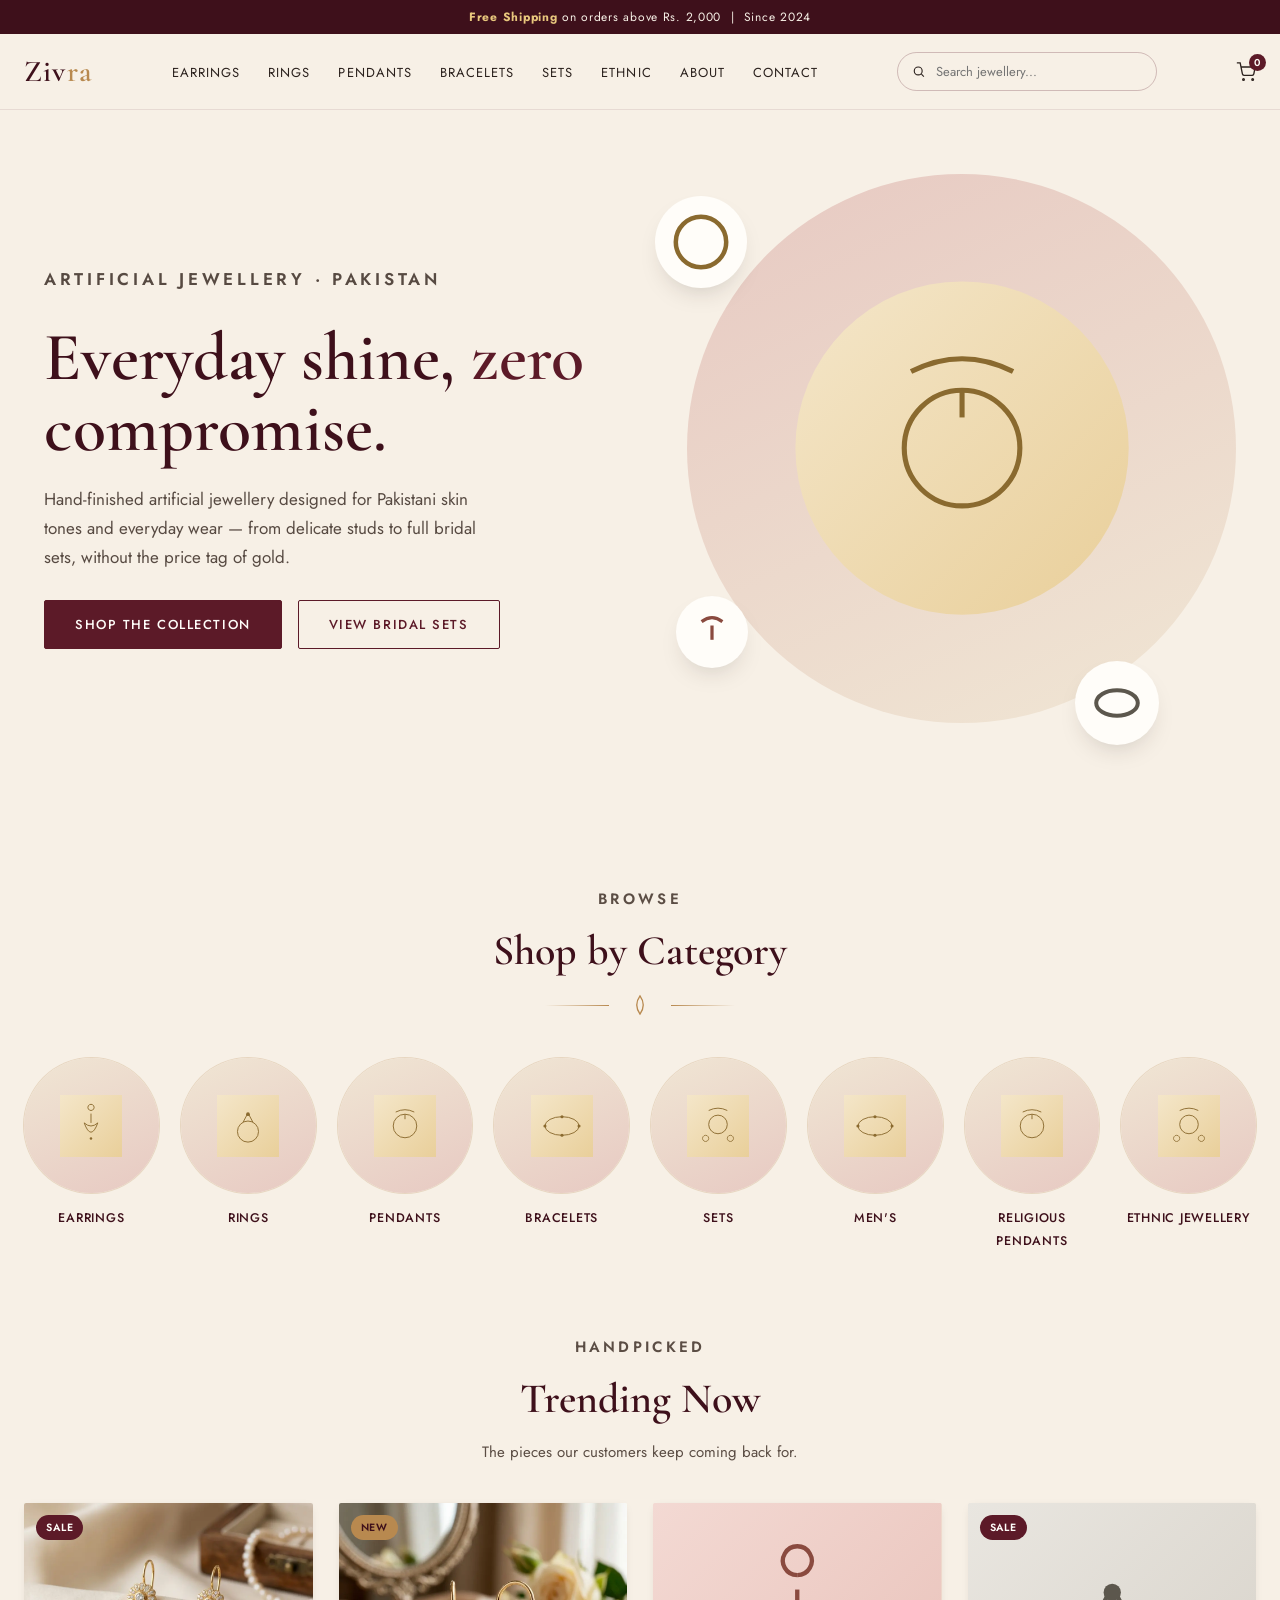
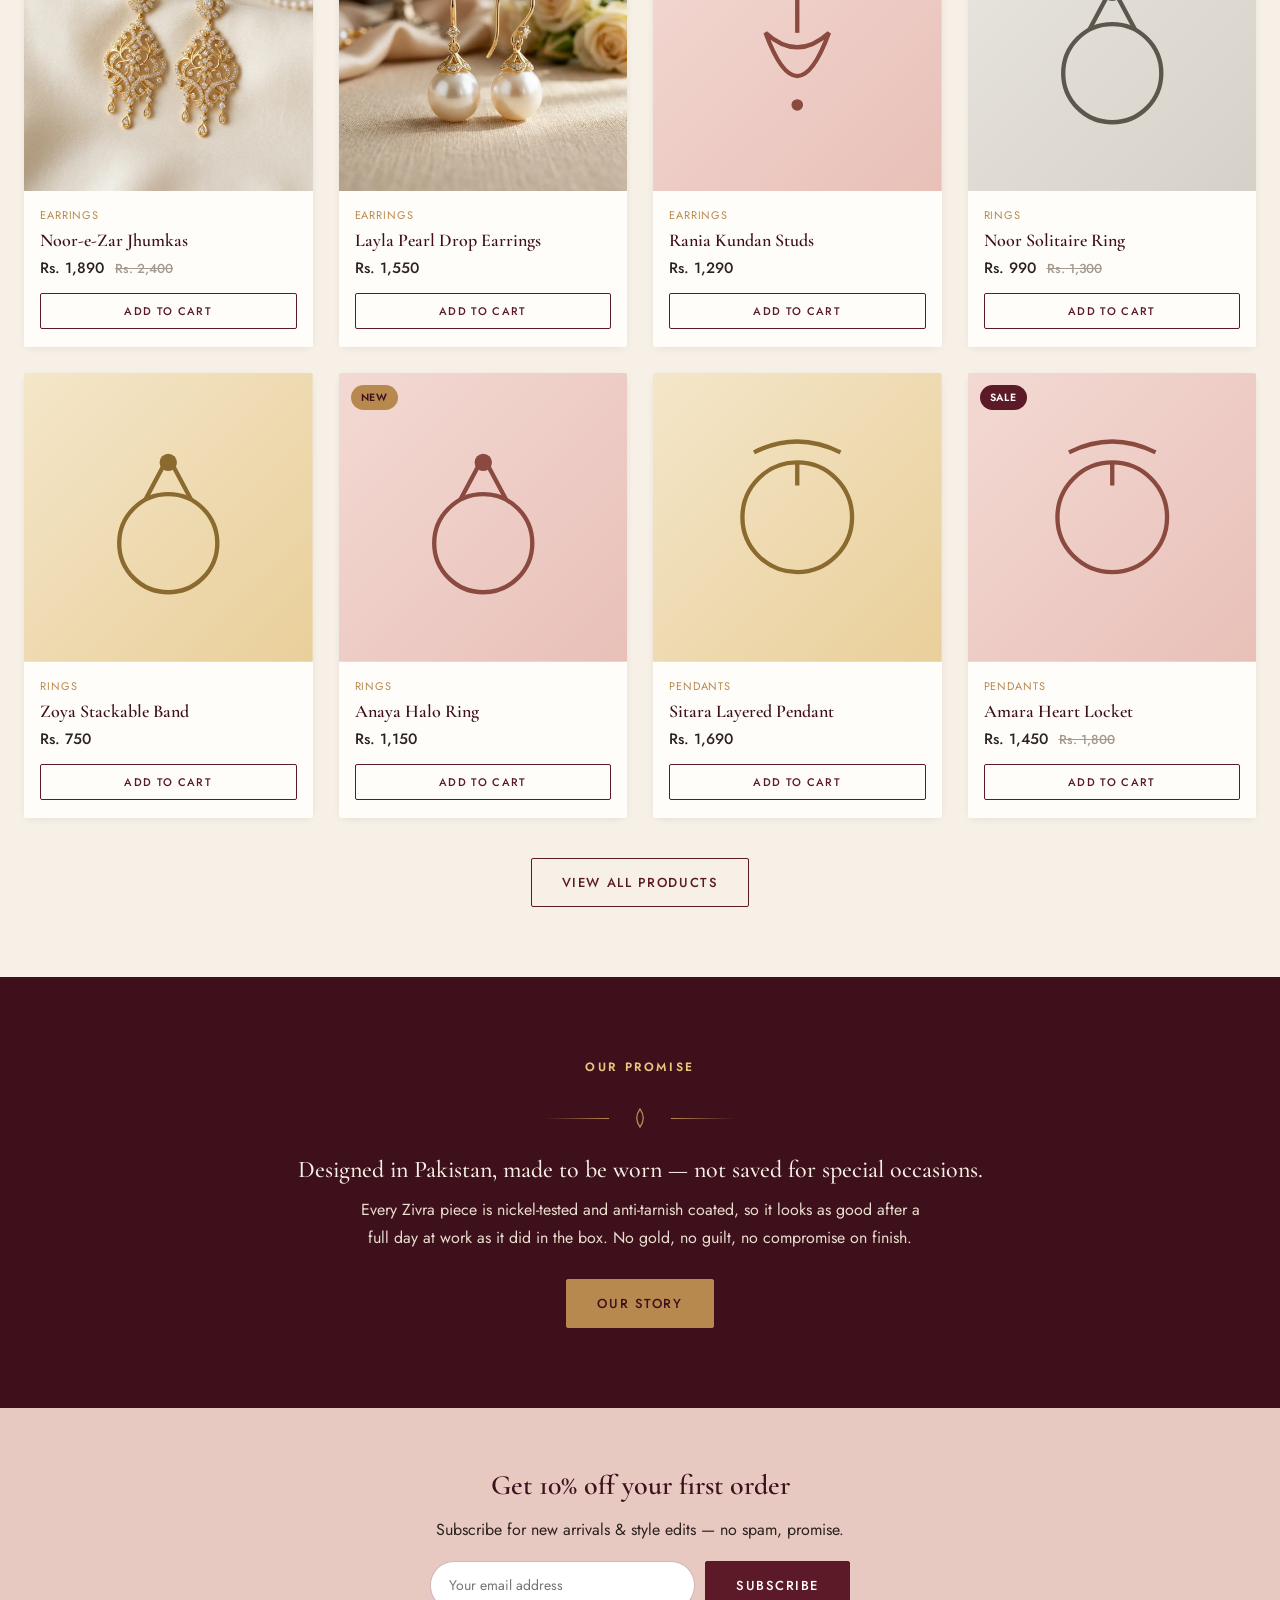
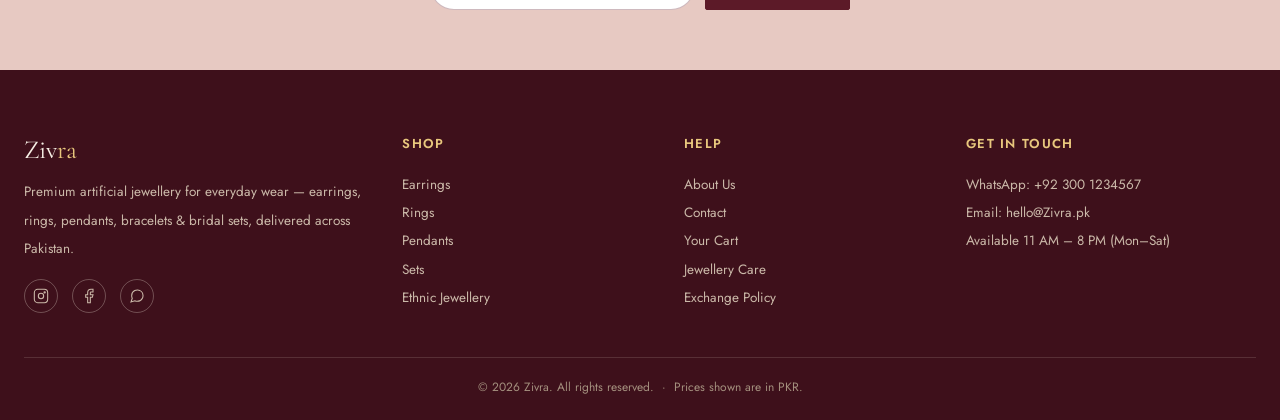
<file: index.html>
<!DOCTYPE html>
<html lang="en">
<head>
<meta charset="UTF-8">
<meta name="viewport" content="width=device-width, initial-scale=1.0">
<title>Zivra — Artificial Jewellery Online in Pakistan</title>
<meta name="description" content="Zivra brings you premium artificial jewellery — earrings, rings, pendants, bracelets & bridal sets. Shop online with free shipping across Pakistan.">
<link rel="stylesheet" href="css/style.css">
</head>
<body>

<div class="announce"><strong>Free Shipping</strong> on orders above Rs. 2,000 &nbsp;|&nbsp; Since 2024</div>

<header class="site-header">
  <div class="header-inner">
    <button class="menu-toggle" aria-label="Toggle menu"><span></span><span></span><span></span></button>
    <a href="index.html" class="logo">Ziv<span>ra</span></a>
    <nav class="main-nav">
      <ul>
        <li><a href="shop.html?cat=earrings">Earrings</a></li>
        <li><a href="shop.html?cat=rings">Rings</a></li>
        <li><a href="shop.html?cat=pendants">Pendants</a></li>
        <li><a href="shop.html?cat=bracelets">Bracelets</a></li>
        <li><a href="shop.html?cat=sets">Sets</a></li>
        <li><a href="shop.html?cat=ethnic">Ethnic</a></li>
        <li><a href="about.html">About</a></li>
        <li><a href="contact.html">Contact</a></li>
      </ul>
    </nav>
    <div class="search-bar">
      <svg width="15" height="15" viewBox="0 0 24 24" fill="none" stroke="currentColor" stroke-width="2"><circle cx="11" cy="11" r="7"/><line x1="21" y1="21" x2="16.65" y2="16.65"/></svg>
      <input type="text" placeholder="Search jewellery...">
    </div>
    <div class="header-actions">
      <a href="cart.html" class="icon-btn" aria-label="Cart">
        <svg width="20" height="20" viewBox="0 0 24 24" fill="none" stroke="currentColor" stroke-width="1.6"><circle cx="9" cy="21" r="1"/><circle cx="20" cy="21" r="1"/><path d="M1 1h4l2.68 13.39a2 2 0 0 0 2 1.61h9.72a2 2 0 0 0 2-1.61L23 6H6"/></svg>
        <span class="cart-badge" data-cart-count>0</span>
      </a>
    </div>
  </div>
</header>

<section class="hero">
  <div class="hero-copy">
    <p class="eyebrow">Artificial Jewellery · Pakistan</p>
    <h1>Everyday shine, <em>zero</em> compromise.</h1>
    <p>Hand-finished artificial jewellery designed for Pakistani skin tones and everyday wear — from delicate studs to full bridal sets, without the price tag of gold.</p>
    <div class="hero-cta">
      <a href="shop.html" class="btn">Shop the Collection</a>
      <a href="shop.html?cat=sets" class="btn btn-outline">View Bridal Sets</a>
    </div>
  </div>
  <div class="hero-art">
    <svg viewBox="0 0 200 200" class="ph-art" style="--line:#8a6a2f">
      <defs><linearGradient id="heroGrad" x1="0" y1="0" x2="1" y2="1"><stop offset="0" stop-color="#f4e6c9"/><stop offset="1" stop-color="#e9cf9a"/></linearGradient></defs>
      <circle cx="100" cy="100" r="98" fill="url(#heroGrad)"/>
      <path d="M70 55 Q100 40 130 55" fill="none" stroke="var(--line)" stroke-width="3"/>
      <circle cx="100" cy="100" r="34" fill="none" stroke="var(--line)" stroke-width="3"/>
      <path d="M100 66 L100 82" stroke="var(--line)" stroke-width="3"/>
    </svg>
    <div class="hero-orbit hero-orbit--1"><svg viewBox="0 0 40 40"><circle cx="20" cy="20" r="14" fill="none" stroke="#8a6a2f" stroke-width="2.5"/></svg></div>
    <div class="hero-orbit hero-orbit--2"><svg viewBox="0 0 40 40"><path d="M12 12 Q20 6 28 12" fill="none" stroke="#8a4a3f" stroke-width="2.5"/><path d="M20 15 L20 26" stroke="#8a4a3f" stroke-width="2.5"/></svg></div>
    <div class="hero-orbit hero-orbit--3"><svg viewBox="0 0 40 40"><ellipse cx="20" cy="20" rx="13" ry="8" fill="none" stroke="#5c574d" stroke-width="2.5"/></svg></div>
  </div>
</section>

<section class="section">
  <div class="section-head">
    <p class="eyebrow">Browse</p>
    <h2>Shop by Category</h2>
    <div class="motif-divider"><svg viewBox="0 0 40 40"><path d="M20 6 Q30 20 20 34 Q10 20 20 6 Z" fill="none" stroke="currentColor" stroke-width="2"/></svg></div>
  </div>
  <div class="cat-row" id="catRow"></div>
</section>

<section class="section" style="padding-top:0;">
  <div class="section-head">
    <p class="eyebrow">Handpicked</p>
    <h2>Trending Now</h2>
    <p>The pieces our customers keep coming back for.</p>
  </div>
  <div class="grid" id="trendingGrid"></div>
  <div style="text-align:center;margin-top:40px;">
    <a href="shop.html" class="btn btn-outline">View All Products</a>
  </div>
</section>

<section class="story">
  <p class="eyebrow">Our Promise</p>
  <div class="motif-divider"><svg viewBox="0 0 40 40"><path d="M20 6 Q30 20 20 34 Q10 20 20 6 Z" fill="none" stroke="currentColor" stroke-width="2"/></svg></div>
  <h2>Designed in Pakistan, made to be worn — not saved for special occasions.</h2>
  <p>Every Zivra piece is nickel-tested and anti-tarnish coated, so it looks as good after a full day at work as it did in the box. No gold, no guilt, no compromise on finish.</p>
  <a href="about.html" class="btn btn-gold">Our Story</a>
</section>

<section class="newsletter">
  <h2>Get 10% off your first order</h2>
  <p>Subscribe for new arrivals & style edits — no spam, promise.</p>
  <form class="newsletter-form">
    <input type="email" required placeholder="Your email address">
    <button class="btn" type="submit">Subscribe</button>
  </form>
</section>

<footer class="site-footer" id="footer"></footer>

<script src="js/data.js"></script>
<script src="js/main.js"></script>
<script src="js/layout.js"></script>
<script>
  // category circles
  document.getElementById("catRow").innerHTML = CATEGORIES.map(c => `
    <a href="shop.html?cat=${c.id}" class="cat-item">
      <div class="cat-circle">${(function(){
        const dummy = {id:0,name:c.label,type:c.type,tone:'gold'};
        return placeholderSVG(dummy);
      })()}</div>
      <span>${c.label}</span>
    </a>`).join("");

  // trending = first 8 products
  renderGrid(document.getElementById("trendingGrid"), PRODUCTS.slice(0, 8));
</script>
</body>
</html>
</file>
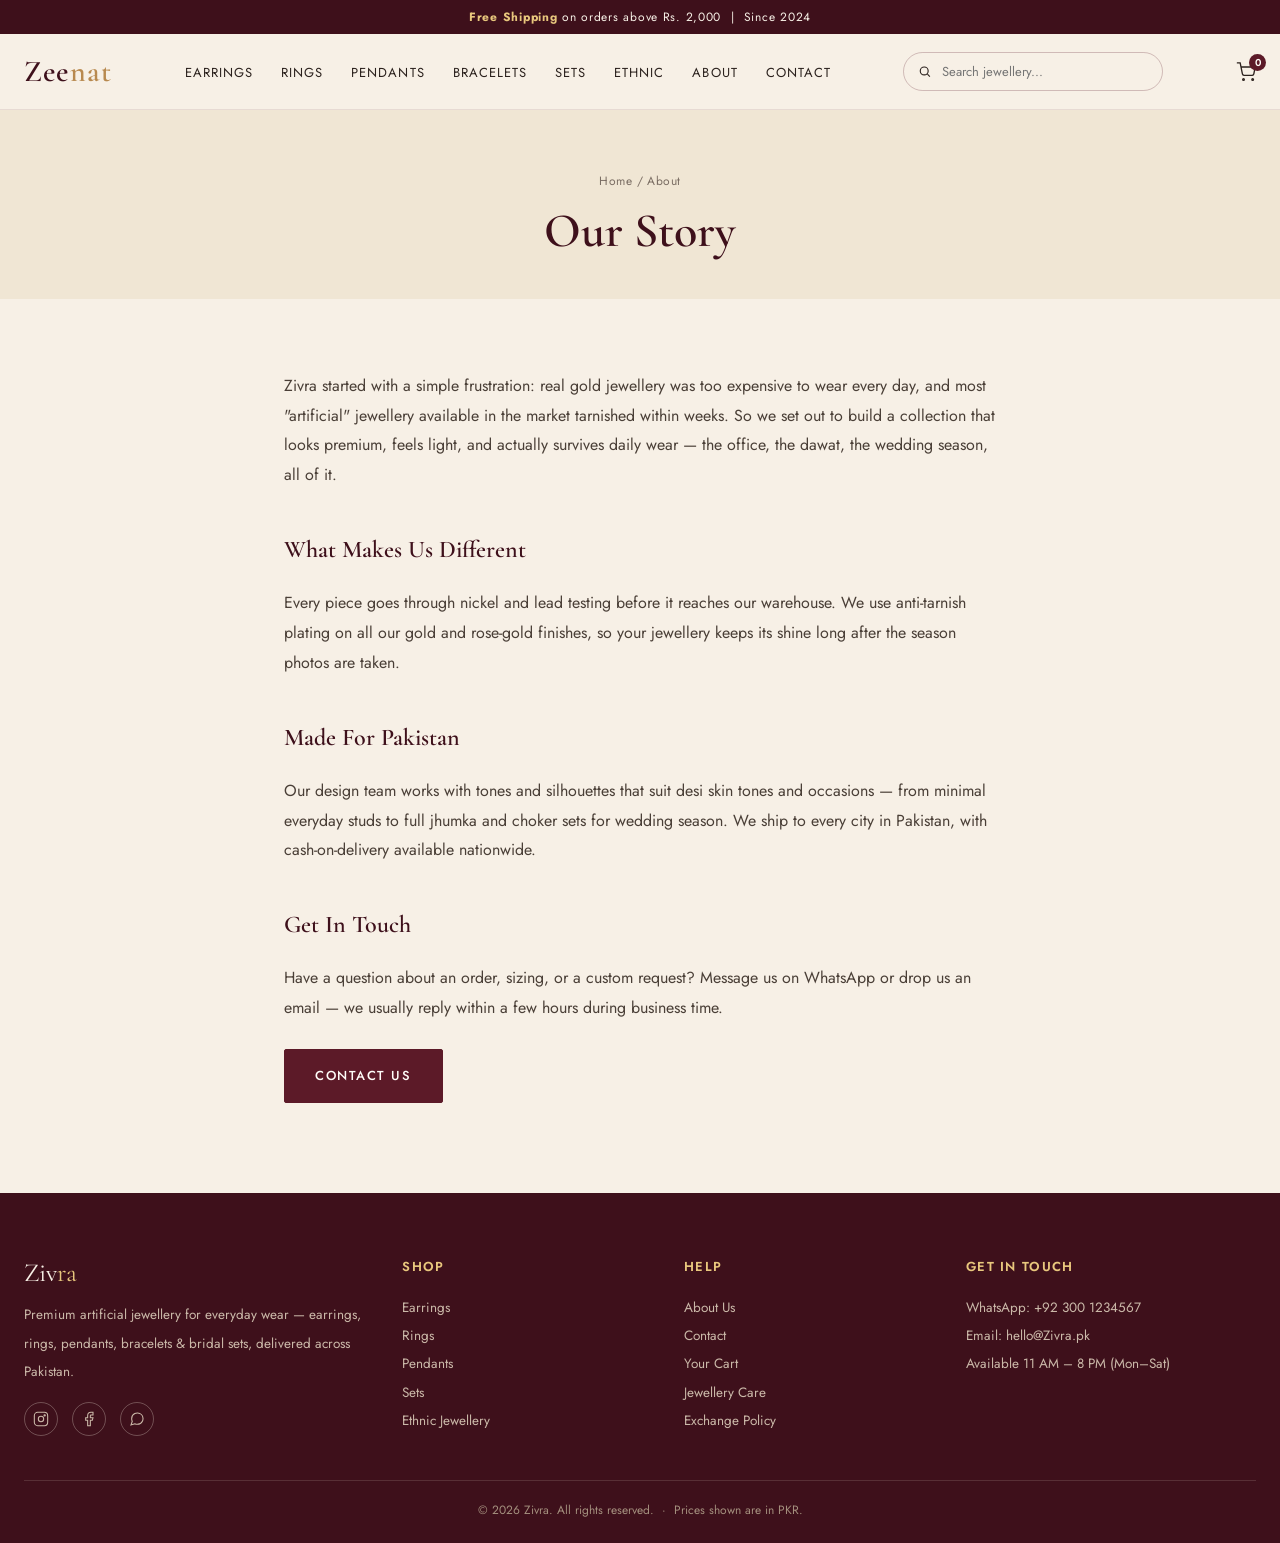
<file: about.html>
<!DOCTYPE html>
<html lang="en">
<head>
<meta charset="UTF-8">
<meta name="viewport" content="width=device-width, initial-scale=1.0">
<title>About Us — Zivra</title>
<link rel="stylesheet" href="css/style.css">
</head>
<body>

<div class="announce"><strong>Free Shipping</strong> on orders above Rs. 2,000 &nbsp;|&nbsp; Since 2024</div>

<header class="site-header">
  <div class="header-inner">
    <button class="menu-toggle" aria-label="Toggle menu"><span></span><span></span><span></span></button>
    <a href="index.html" class="logo">Zee<span>nat</span></a>
    <nav class="main-nav">
      <ul>
        <li><a href="shop.html?cat=earrings">Earrings</a></li>
        <li><a href="shop.html?cat=rings">Rings</a></li>
        <li><a href="shop.html?cat=pendants">Pendants</a></li>
        <li><a href="shop.html?cat=bracelets">Bracelets</a></li>
        <li><a href="shop.html?cat=sets">Sets</a></li>
        <li><a href="shop.html?cat=ethnic">Ethnic</a></li>
        <li><a href="about.html">About</a></li>
        <li><a href="contact.html">Contact</a></li>
      </ul>
    </nav>
    <div class="search-bar">
      <svg width="15" height="15" viewBox="0 0 24 24" fill="none" stroke="currentColor" stroke-width="2"><circle cx="11" cy="11" r="7"/><line x1="21" y1="21" x2="16.65" y2="16.65"/></svg>
      <input type="text" placeholder="Search jewellery...">
    </div>
    <div class="header-actions">
      <a href="cart.html" class="icon-btn" aria-label="Cart">
        <svg width="20" height="20" viewBox="0 0 24 24" fill="none" stroke="currentColor" stroke-width="1.6"><circle cx="9" cy="21" r="1"/><circle cx="20" cy="21" r="1"/><path d="M1 1h4l2.68 13.39a2 2 0 0 0 2 1.61h9.72a2 2 0 0 0 2-1.61L23 6H6"/></svg>
        <span class="cart-badge" data-cart-count>0</span>
      </a>
    </div>
  </div>
</header>

<div class="page-head">
  <p class="breadcrumb"><a href="index.html">Home</a> / About</p>
  <h1>Our Story</h1>
</div>

<article class="prose">
  <p>Zivra started with a simple frustration: real gold jewellery was too expensive to wear every day, and most "artificial" jewellery available in the market tarnished within weeks. So we set out to build a collection that looks premium, feels light, and actually survives daily wear — the office, the dawat, the wedding season, all of it.</p>

  <h2>What Makes Us Different</h2>
  <p>Every piece goes through nickel and lead testing before it reaches our warehouse. We use anti-tarnish plating on all our gold and rose-gold finishes, so your jewellery keeps its shine long after the season photos are taken.</p>

  <h2>Made For Pakistan</h2>
  <p>Our design team works with tones and silhouettes that suit desi skin tones and occasions — from minimal everyday studs to full jhumka and choker sets for wedding season. We ship to every city in Pakistan, with cash-on-delivery available nationwide.</p>

  <h2>Get In Touch</h2>
  <p>Have a question about an order, sizing, or a custom request? Message us on WhatsApp or drop us an email — we usually reply within a few hours during business time.</p>
  <a href="contact.html" class="btn" style="margin-top:10px;">Contact Us</a>
</article>

<footer class="site-footer" id="footer"></footer>

<script src="js/data.js"></script>
<script src="js/main.js"></script>
<script src="js/layout.js"></script>
</body>
</html>
</file>
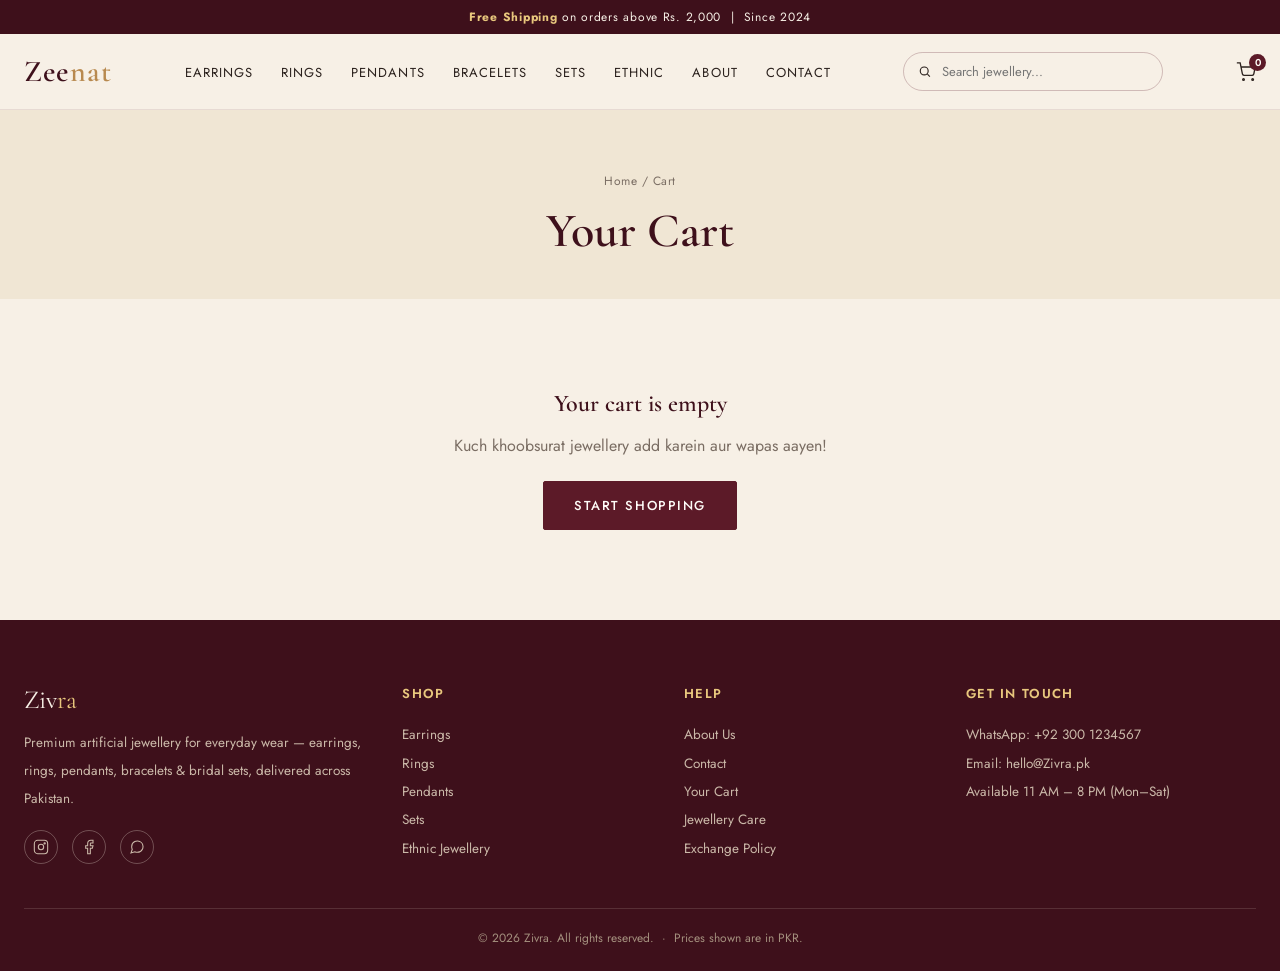
<file: cart.html>
<!DOCTYPE html>
<html lang="en">
<head>
<meta charset="UTF-8">
<meta name="viewport" content="width=device-width, initial-scale=1.0">
<title>Your Cart — Zivra</title>
<link rel="stylesheet" href="css/style.css">
</head>
<body>

<div class="announce"><strong>Free Shipping</strong> on orders above Rs. 2,000 &nbsp;|&nbsp; Since 2024</div>

<header class="site-header">
  <div class="header-inner">
    <button class="menu-toggle" aria-label="Toggle menu"><span></span><span></span><span></span></button>
    <a href="index.html" class="logo">Zee<span>nat</span></a>
    <nav class="main-nav">
      <ul>
        <li><a href="shop.html?cat=earrings">Earrings</a></li>
        <li><a href="shop.html?cat=rings">Rings</a></li>
        <li><a href="shop.html?cat=pendants">Pendants</a></li>
        <li><a href="shop.html?cat=bracelets">Bracelets</a></li>
        <li><a href="shop.html?cat=sets">Sets</a></li>
        <li><a href="shop.html?cat=ethnic">Ethnic</a></li>
        <li><a href="about.html">About</a></li>
        <li><a href="contact.html">Contact</a></li>
      </ul>
    </nav>
    <div class="search-bar">
      <svg width="15" height="15" viewBox="0 0 24 24" fill="none" stroke="currentColor" stroke-width="2"><circle cx="11" cy="11" r="7"/><line x1="21" y1="21" x2="16.65" y2="16.65"/></svg>
      <input type="text" placeholder="Search jewellery...">
    </div>
    <div class="header-actions">
      <a href="cart.html" class="icon-btn" aria-label="Cart">
        <svg width="20" height="20" viewBox="0 0 24 24" fill="none" stroke="currentColor" stroke-width="1.6"><circle cx="9" cy="21" r="1"/><circle cx="20" cy="21" r="1"/><path d="M1 1h4l2.68 13.39a2 2 0 0 0 2 1.61h9.72a2 2 0 0 0 2-1.61L23 6H6"/></svg>
        <span class="cart-badge" data-cart-count>0</span>
      </a>
    </div>
  </div>
</header>

<div class="page-head">
  <p class="breadcrumb"><a href="index.html">Home</a> / Cart</p>
  <h1>Your Cart</h1>
</div>

<div id="cartRoot"></div>

<footer class="site-footer" id="footer"></footer>

<script src="js/data.js"></script>
<script src="js/main.js"></script>
<script src="js/layout.js"></script>
<script>
  function renderCartPage() {
    const items = cartDetailed();
    const root = document.getElementById("cartRoot");

    if (items.length === 0) {
      root.innerHTML = `
        <div class="cart-empty">
          <h2>Your cart is empty</h2>
          <p>Kuch khoobsurat jewellery add karein aur wapas aayen!</p>
          <a href="shop.html" class="btn">Start Shopping</a>
        </div>`;
      return;
    }

    const itemsHTML = items.map(p => `
      <div class="cart-item" data-id="${p.id}">
        <div class="cart-item-media">${productImageHTML(p)}</div>
        <div>
          <p class="cart-item-cat">${categoryLabel(p.category)}</p>
          <a href="product.html?id=${p.id}" class="cart-item-name">${p.name}</a><br>
          <button class="cart-item-remove" onclick="removeFromCart(${p.id});renderCartPage();">Remove</button>
        </div>
        <div class="qty-control">
          <button type="button" onclick="setQty(${p.id}, ${p.qty - 1});renderCartPage();">−</button>
          <input type="text" value="${p.qty}" readonly>
          <button type="button" onclick="setQty(${p.id}, ${p.qty + 1});renderCartPage();">+</button>
        </div>
        <div class="cart-item-price">${CURRENCY}${(p.price * p.qty).toLocaleString()}</div>
      </div>
    `).join("");

    const total = cartTotal();
    const shipping = total >= 2000 ? 0 : 200;
    const grandTotal = total + shipping;

    const waLines = items.map(p => `• ${p.name} x${p.qty} — ${CURRENCY}${(p.price * p.qty).toLocaleString()}`).join("%0A");
    const waMsg = `Hi Zivra! I'd like to order:%0A${waLines}%0A%0ATotal: ${CURRENCY}${grandTotal.toLocaleString()}`;
    const waHref = `https://wa.me/${WHATSAPP_NUMBER}?text=${waMsg}`;

    root.innerHTML = `
      <div class="cart-wrap">
        <div class="cart-items">${itemsHTML}</div>
        <div class="cart-summary">
          <h3>Order Summary</h3>
          <div class="summary-row"><span>Subtotal</span><span>${CURRENCY}${total.toLocaleString()}</span></div>
          <div class="summary-row"><span>Shipping</span><span>${shipping === 0 ? "Free" : CURRENCY + shipping}</span></div>
          <div class="summary-row total"><span>Total</span><span>${CURRENCY}${grandTotal.toLocaleString()}</span></div>
          <a href="${waHref}" target="_blank" rel="noopener" class="btn btn-block" style="margin-top:18px;">Checkout via WhatsApp</a>
          <a href="shop.html" class="btn btn-outline btn-block" style="margin-top:10px;">Continue Shopping</a>
          <p style="font-size:12px;color:#8a7c71;margin-top:14px;">Order confirm karne ke liye hum aapko WhatsApp par contact karenge — payment cash on delivery ya bank transfer se ho sakti hai.</p>
        </div>
      </div>
    `;
  }

  renderCartPage();
</script>
</body>
</html>
</file>
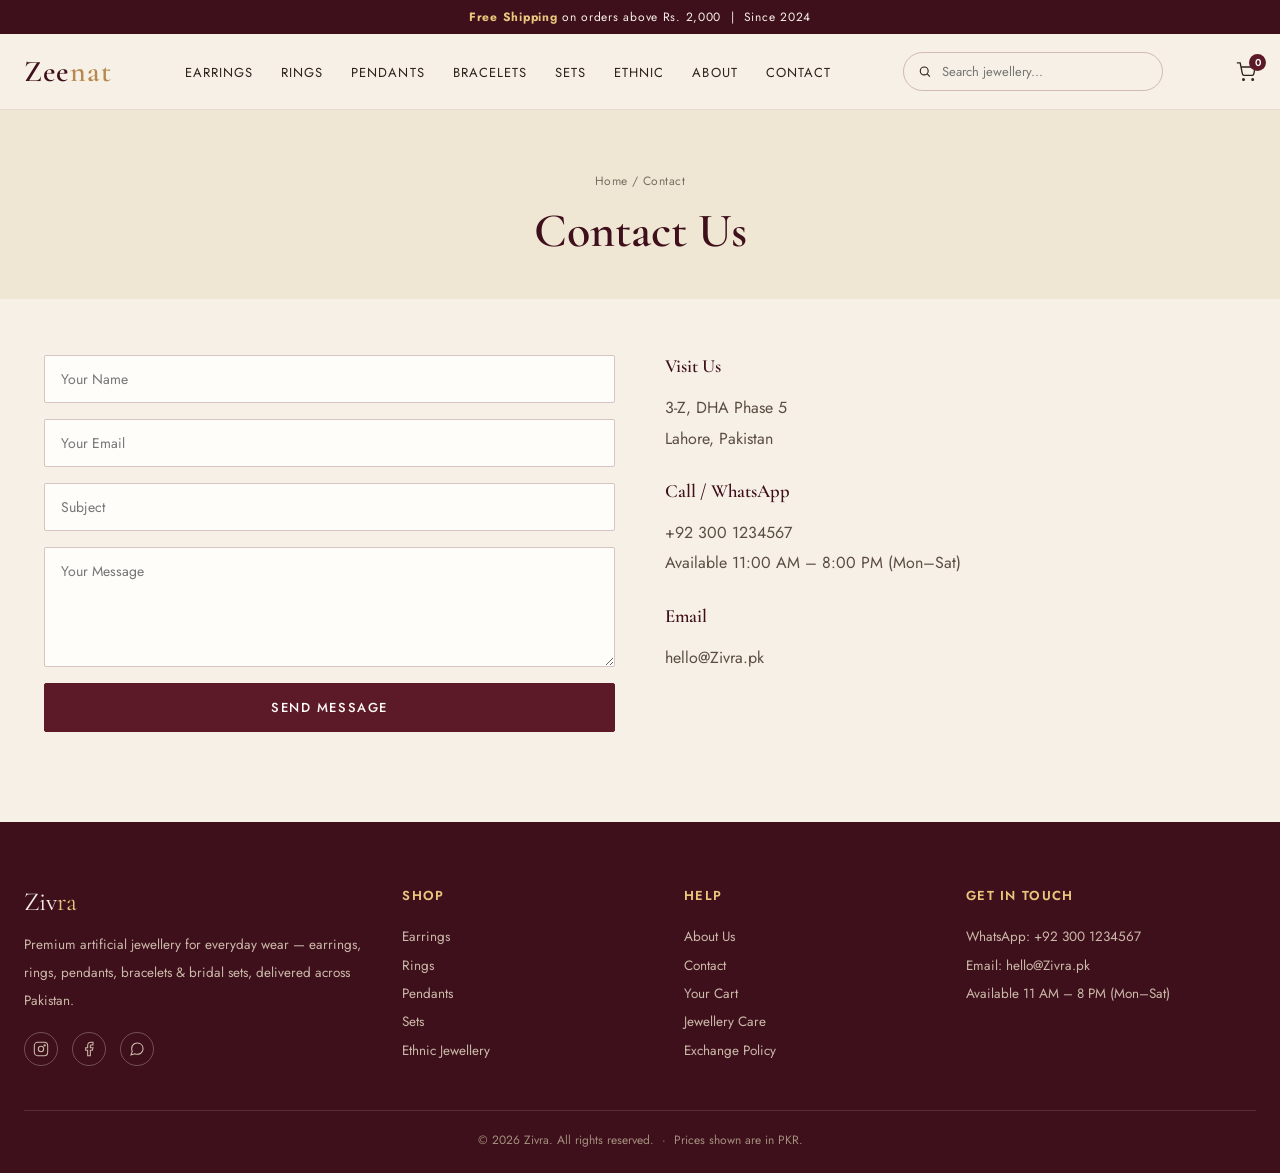
<file: contact.html>
<!DOCTYPE html>
<html lang="en">
<head>
<meta charset="UTF-8">
<meta name="viewport" content="width=device-width, initial-scale=1.0">
<title>Contact Us — Zivra</title>
<link rel="stylesheet" href="css/style.css">
</head>
<body>

<div class="announce"><strong>Free Shipping</strong> on orders above Rs. 2,000 &nbsp;|&nbsp; Since 2024</div>

<header class="site-header">
  <div class="header-inner">
    <button class="menu-toggle" aria-label="Toggle menu"><span></span><span></span><span></span></button>
    <a href="index.html" class="logo">Zee<span>nat</span></a>
    <nav class="main-nav">
      <ul>
        <li><a href="shop.html?cat=earrings">Earrings</a></li>
        <li><a href="shop.html?cat=rings">Rings</a></li>
        <li><a href="shop.html?cat=pendants">Pendants</a></li>
        <li><a href="shop.html?cat=bracelets">Bracelets</a></li>
        <li><a href="shop.html?cat=sets">Sets</a></li>
        <li><a href="shop.html?cat=ethnic">Ethnic</a></li>
        <li><a href="about.html">About</a></li>
        <li><a href="contact.html">Contact</a></li>
      </ul>
    </nav>
    <div class="search-bar">
      <svg width="15" height="15" viewBox="0 0 24 24" fill="none" stroke="currentColor" stroke-width="2"><circle cx="11" cy="11" r="7"/><line x1="21" y1="21" x2="16.65" y2="16.65"/></svg>
      <input type="text" placeholder="Search jewellery...">
    </div>
    <div class="header-actions">
      <a href="cart.html" class="icon-btn" aria-label="Cart">
        <svg width="20" height="20" viewBox="0 0 24 24" fill="none" stroke="currentColor" stroke-width="1.6"><circle cx="9" cy="21" r="1"/><circle cx="20" cy="21" r="1"/><path d="M1 1h4l2.68 13.39a2 2 0 0 0 2 1.61h9.72a2 2 0 0 0 2-1.61L23 6H6"/></svg>
        <span class="cart-badge" data-cart-count>0</span>
      </a>
    </div>
  </div>
</header>

<div class="page-head">
  <p class="breadcrumb"><a href="index.html">Home</a> / Contact</p>
  <h1>Contact Us</h1>
</div>

<div class="contact-grid">
  <form class="contact-form" id="contactForm">
    <input type="text" placeholder="Your Name" required>
    <input type="email" placeholder="Your Email" required>
    <input type="text" placeholder="Subject">
    <textarea placeholder="Your Message" required></textarea>
    <button type="submit" class="btn">Send Message</button>
  </form>
  <div class="contact-info">
    <h3>Visit Us</h3>
    <p>3-Z, DHA Phase 5<br>Lahore, Pakistan</p>
    <h3>Call / WhatsApp</h3>
    <p>+92 300 1234567<br>Available 11:00 AM – 8:00 PM (Mon–Sat)</p>
    <h3>Email</h3>
    <p>hello@Zivra.pk</p>
  </div>
</div>

<footer class="site-footer" id="footer"></footer>

<script src="js/data.js"></script>
<script src="js/main.js"></script>
<script src="js/layout.js"></script>
<script>
  document.getElementById("contactForm").addEventListener("submit", function (e) {
    e.preventDefault();
    showToast("Shukriya! Hum jald hi aap se rabta karenge.");
    this.reset();
  });
</script>
</body>
</html>
</file>
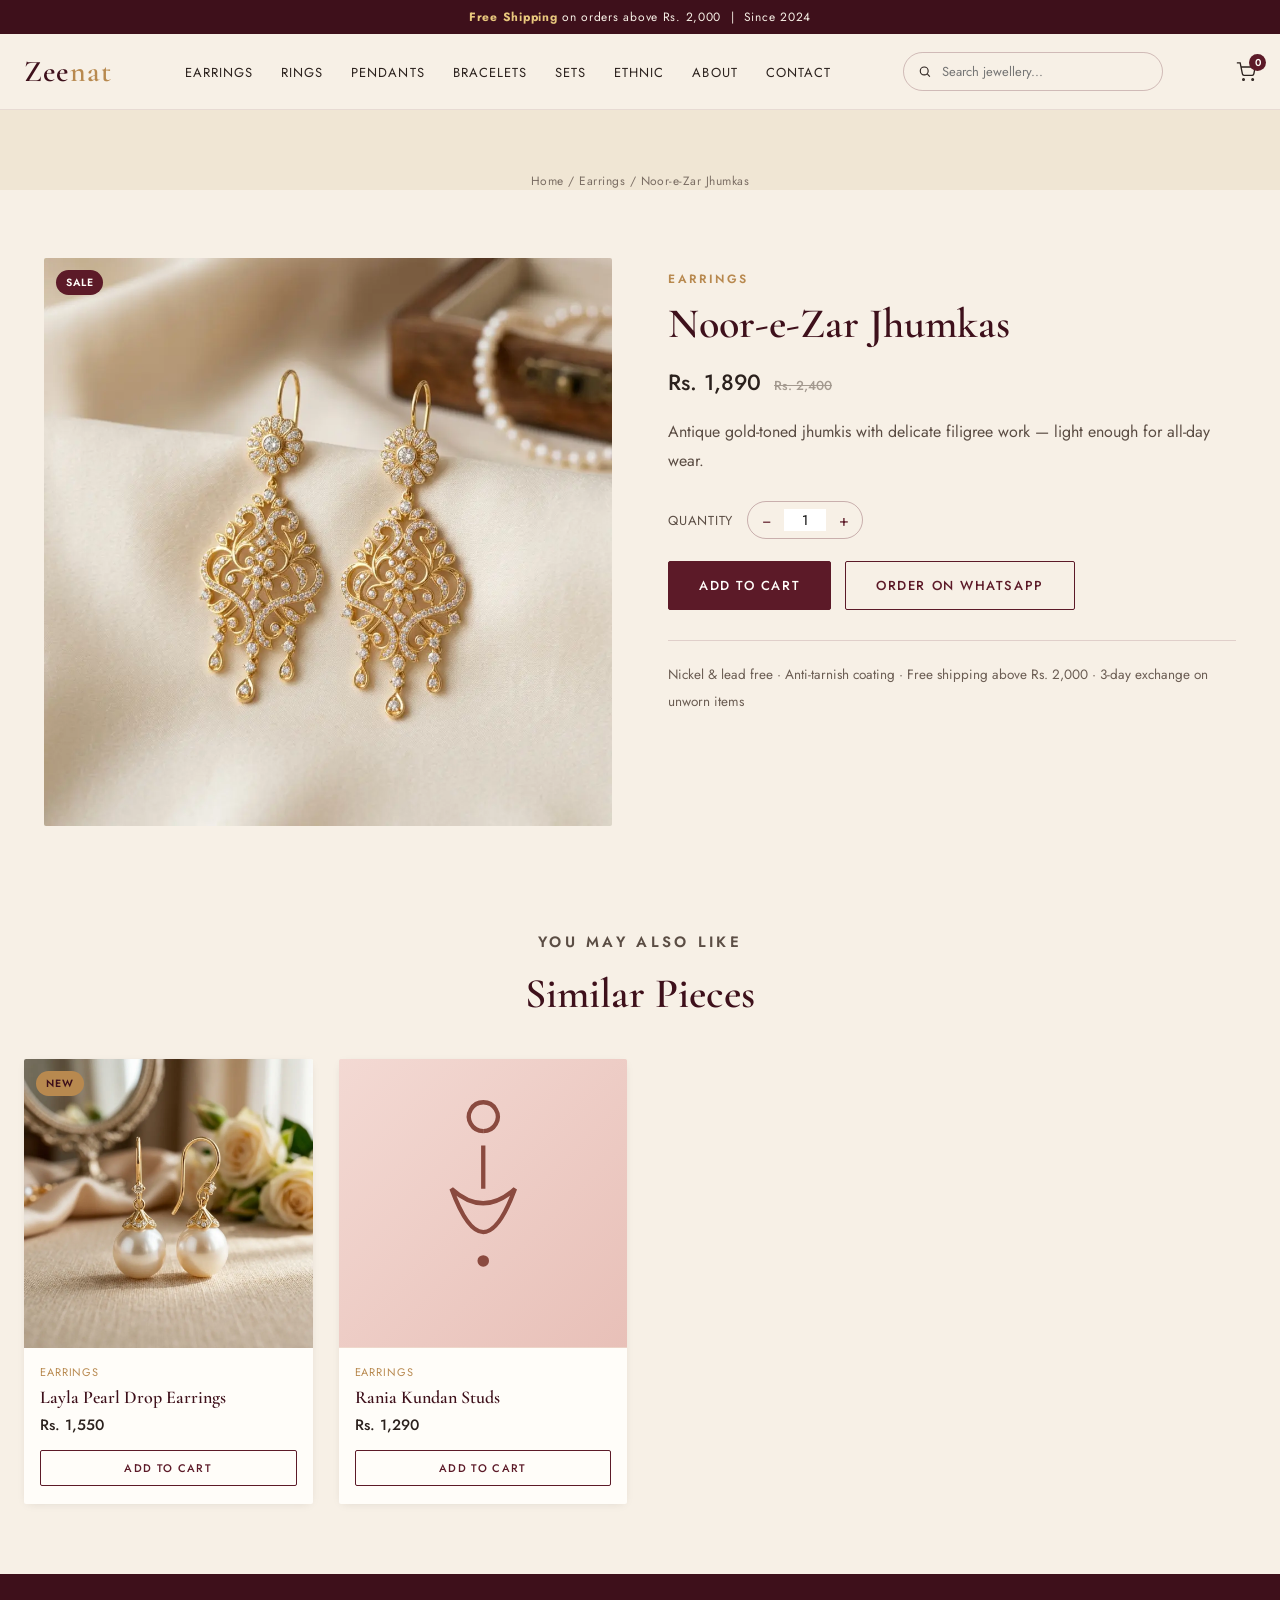
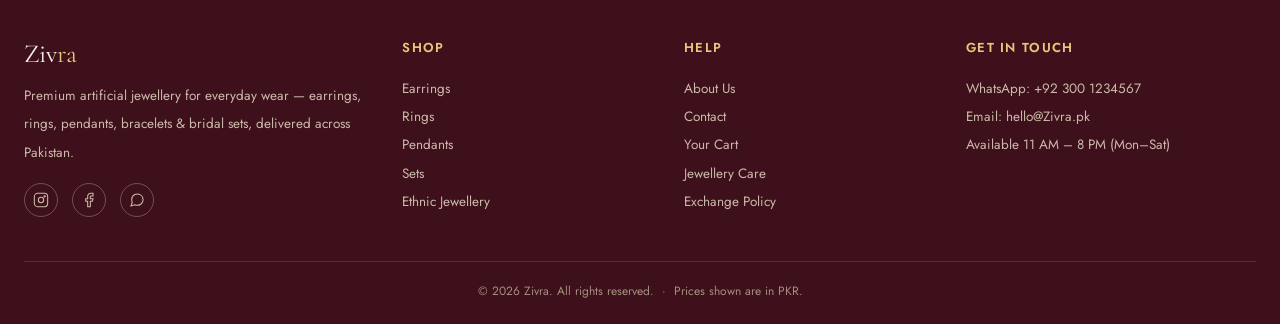
<file: product.html>
<!DOCTYPE html>
<html lang="en">
<head>
<meta charset="UTF-8">
<meta name="viewport" content="width=device-width, initial-scale=1.0">
<title id="pdTitle">Product — Zivra</title>
<meta name="description" content="Shop premium artificial jewellery at Zivra.">
<link rel="stylesheet" href="css/style.css">
</head>
<body>

<div class="announce"><strong>Free Shipping</strong> on orders above Rs. 2,000 &nbsp;|&nbsp; Since 2024</div>

<header class="site-header">
  <div class="header-inner">
    <button class="menu-toggle" aria-label="Toggle menu"><span></span><span></span><span></span></button>
    <a href="index.html" class="logo">Zee<span>nat</span></a>
    <nav class="main-nav">
      <ul>
        <li><a href="shop.html?cat=earrings">Earrings</a></li>
        <li><a href="shop.html?cat=rings">Rings</a></li>
        <li><a href="shop.html?cat=pendants">Pendants</a></li>
        <li><a href="shop.html?cat=bracelets">Bracelets</a></li>
        <li><a href="shop.html?cat=sets">Sets</a></li>
        <li><a href="shop.html?cat=ethnic">Ethnic</a></li>
        <li><a href="about.html">About</a></li>
        <li><a href="contact.html">Contact</a></li>
      </ul>
    </nav>
    <div class="search-bar">
      <svg width="15" height="15" viewBox="0 0 24 24" fill="none" stroke="currentColor" stroke-width="2"><circle cx="11" cy="11" r="7"/><line x1="21" y1="21" x2="16.65" y2="16.65"/></svg>
      <input type="text" placeholder="Search jewellery...">
    </div>
    <div class="header-actions">
      <a href="cart.html" class="icon-btn" aria-label="Cart">
        <svg width="20" height="20" viewBox="0 0 24 24" fill="none" stroke="currentColor" stroke-width="1.6"><circle cx="9" cy="21" r="1"/><circle cx="20" cy="21" r="1"/><path d="M1 1h4l2.68 13.39a2 2 0 0 0 2 1.61h9.72a2 2 0 0 0 2-1.61L23 6H6"/></svg>
        <span class="cart-badge" data-cart-count>0</span>
      </a>
    </div>
  </div>
</header>

<div class="page-head" style="padding-bottom:0;">
  <p class="breadcrumb"><a href="index.html">Home</a> / <a href="shop.html" id="crumbCat">Shop</a> / <span id="crumbName">Product</span></p>
</div>

<div id="pdRoot"></div>

<section class="section" style="padding-top:0;">
  <div class="section-head">
    <p class="eyebrow">You May Also Like</p>
    <h2>Similar Pieces</h2>
  </div>
  <div class="grid" id="relatedGrid"></div>
</section>

<footer class="site-footer" id="footer"></footer>

<script src="js/data.js"></script>
<script src="js/main.js"></script>
<script src="js/layout.js"></script>
<script>
  function getParam(name) {
    return new URLSearchParams(window.location.search).get(name);
  }

  const id = parseInt(getParam("id"), 10);
  const product = PRODUCTS.find(p => p.id === id) || PRODUCTS[0];

  document.title = product.name + " — Zivra";
  document.getElementById("pdTitle").textContent = product.name + " — Zivra";
  document.getElementById("crumbCat").textContent = categoryLabel(product.category);
  document.getElementById("crumbCat").href = "shop.html?cat=" + product.category;
  document.getElementById("crumbName").textContent = product.name;

  const oldPriceHTML = product.oldPrice ? `<span class="price-old">${CURRENCY}${product.oldPrice.toLocaleString()}</span>` : "";
  const badgeHTML = product.badge ? `<span class="badge badge--${product.badge.toLowerCase()}">${product.badge}</span>` : "";

  document.getElementById("pdRoot").innerHTML = `
    <div class="pd">
      <div class="pd-media">${badgeHTML}${productImageHTML(product)}</div>
      <div class="pd-info">
        <p class="eyebrow">${categoryLabel(product.category)}</p>
        <h1>${product.name}</h1>
        <p class="pd-price">${CURRENCY}${product.price.toLocaleString()} ${oldPriceHTML}</p>
        <p class="pd-desc">${product.desc}</p>
        <div class="pd-qty">
          <span style="font-size:13px;letter-spacing:.06em;text-transform:uppercase;color:#5b4d44;">Quantity</span>
          <div class="qty-control">
            <button type="button" id="qtyMinus">−</button>
            <input type="text" id="qtyInput" value="1" readonly>
            <button type="button" id="qtyPlus">+</button>
          </div>
        </div>
        <div class="pd-actions">
          <button class="btn" id="addBtn">Add to Cart</button>
          <a class="btn btn-outline" id="waBtn" href="#" target="_blank" rel="noopener">Order on WhatsApp</a>
        </div>
        <div class="pd-meta">
          Nickel &amp; lead free · Anti-tarnish coating · Free shipping above Rs. 2,000 · 3-day exchange on unworn items
        </div>
      </div>
    </div>
  `;

  let qty = 1;
  const qtyInput = document.getElementById("qtyInput");
  document.getElementById("qtyMinus").addEventListener("click", () => { qty = Math.max(1, qty - 1); qtyInput.value = qty; });
  document.getElementById("qtyPlus").addEventListener("click", () => { qty += 1; qtyInput.value = qty; });
  document.getElementById("addBtn").addEventListener("click", () => addToCart(product.id, qty));

  const waMsg = encodeURIComponent(`Hi Zivra! I'd like to order: ${product.name} (Qty: ${qty}) — ${CURRENCY}${product.price.toLocaleString()}`);
  document.getElementById("waBtn").href = `https://wa.me/${WHATSAPP_NUMBER}?text=${waMsg}`;

  const related = PRODUCTS.filter(p => p.category === product.category && p.id !== product.id).slice(0, 4);
  renderGrid(document.getElementById("relatedGrid"), related.length ? related : PRODUCTS.filter(p => p.id !== product.id).slice(0, 4));
</script>
</body>
</html>
</file>
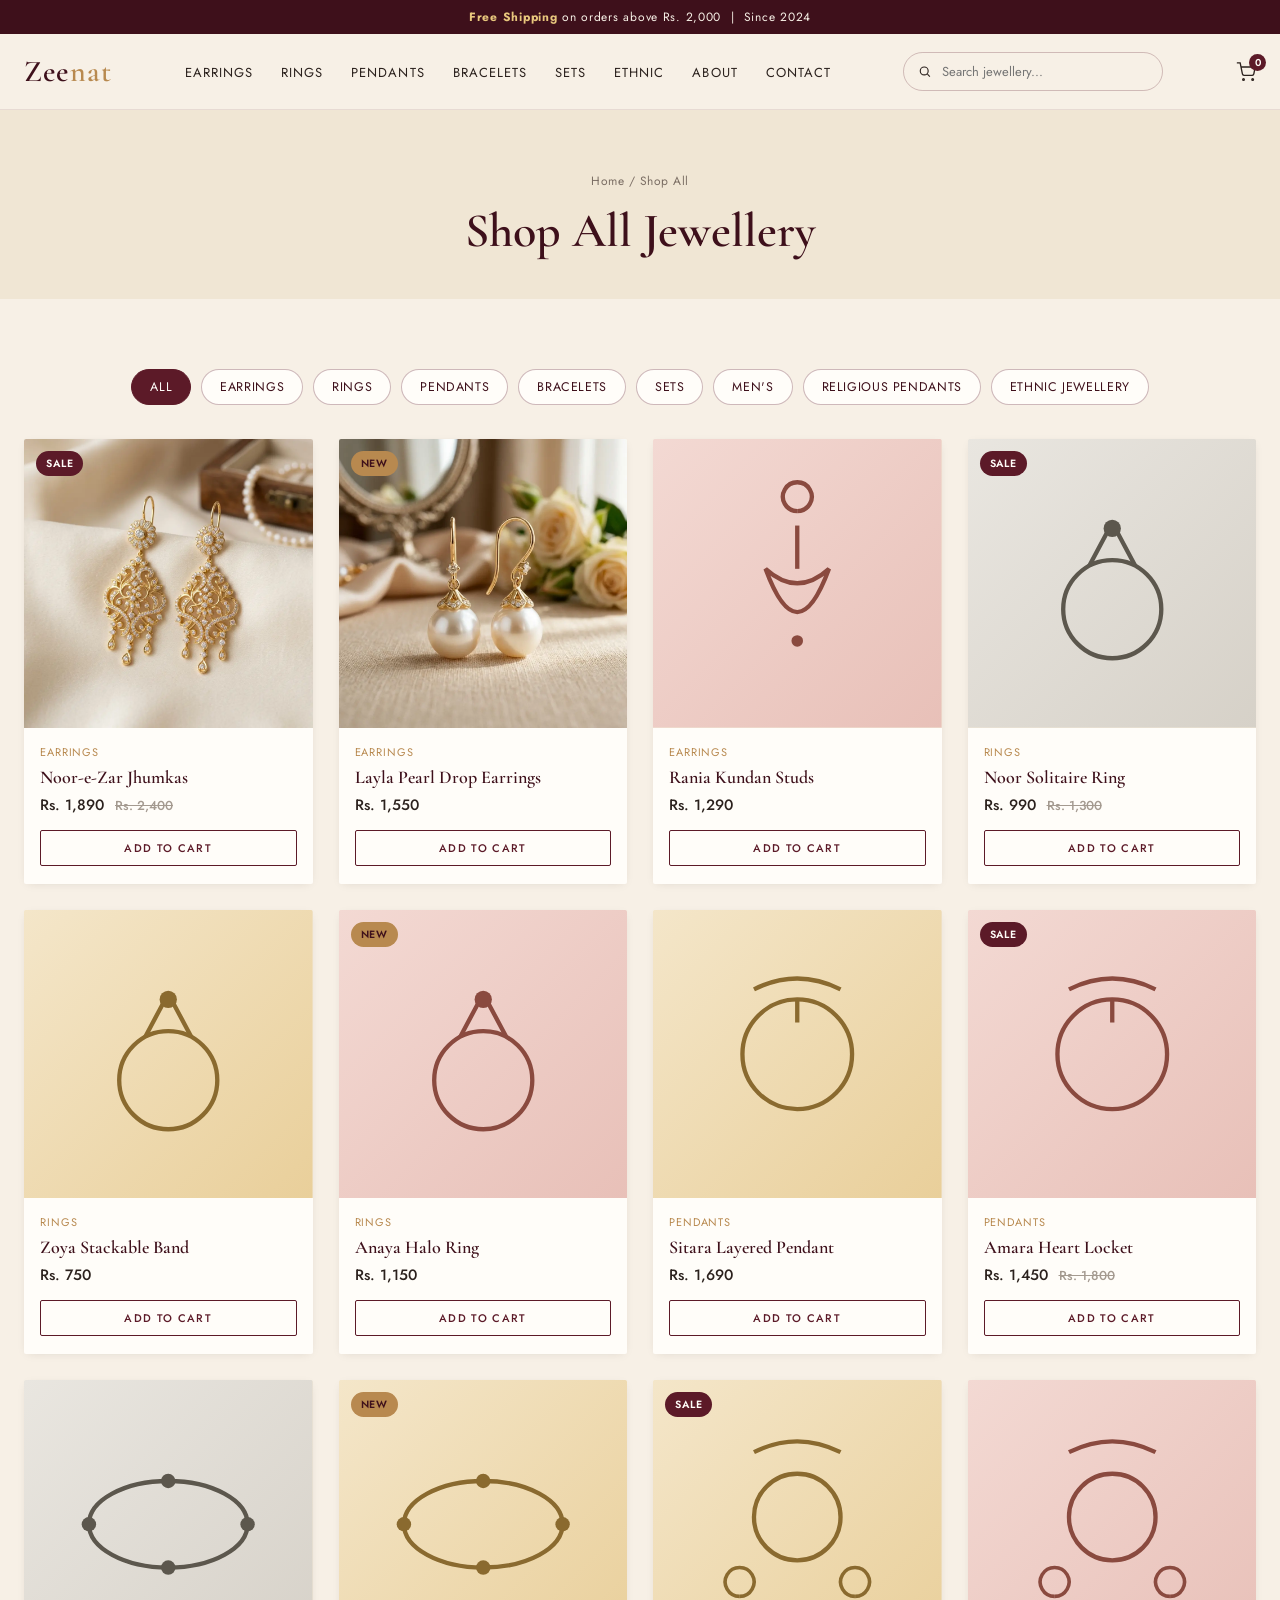
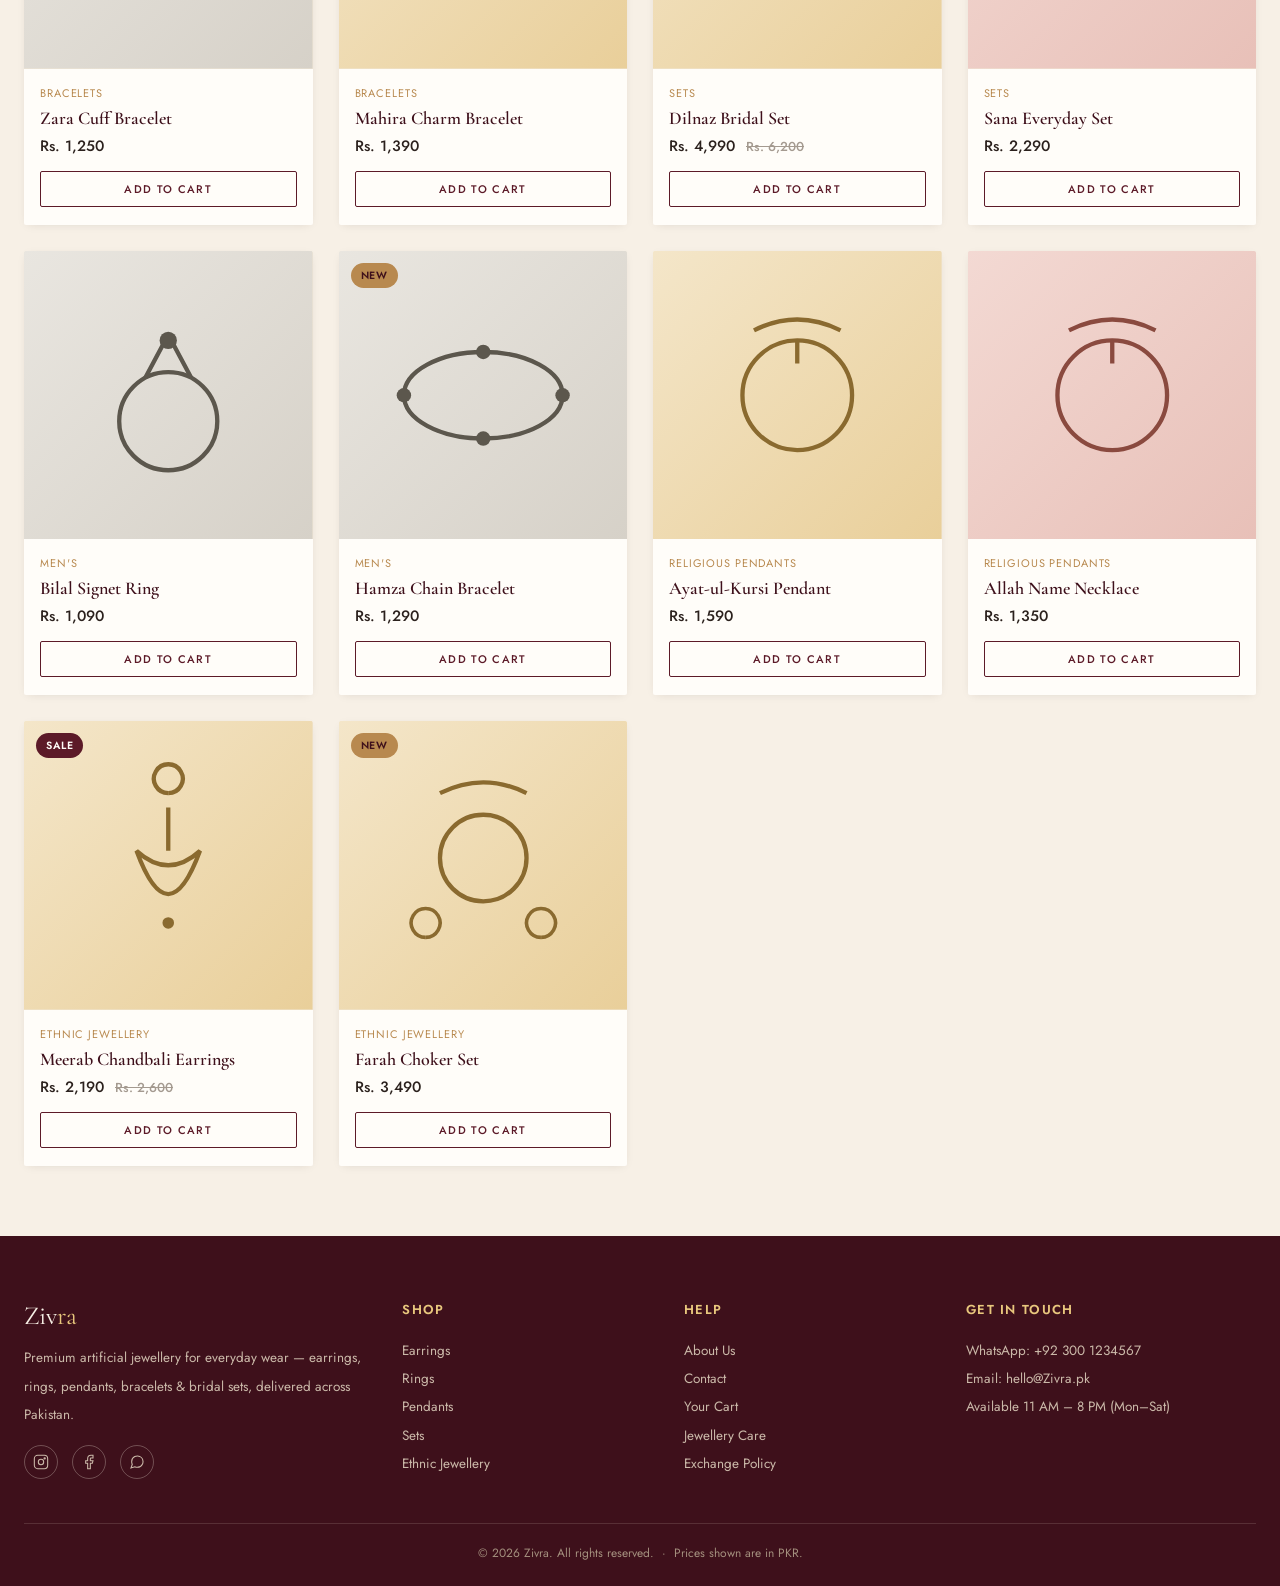
<file: shop.html>
<!DOCTYPE html>
<html lang="en">
<head>
<meta charset="UTF-8">
<meta name="viewport" content="width=device-width, initial-scale=1.0">
<title>Shop All Jewellery — Zivra</title>
<meta name="description" content="Browse earrings, rings, pendants, bracelets, sets & ethnic jewellery at Zivra.">
<link rel="stylesheet" href="css/style.css">
</head>
<body>

<div class="announce"><strong>Free Shipping</strong> on orders above Rs. 2,000 &nbsp;|&nbsp; Since 2024</div>

<header class="site-header">
  <div class="header-inner">
    <button class="menu-toggle" aria-label="Toggle menu"><span></span><span></span><span></span></button>
    <a href="index.html" class="logo">Zee<span>nat</span></a>
    <nav class="main-nav">
      <ul>
        <li><a href="shop.html?cat=earrings">Earrings</a></li>
        <li><a href="shop.html?cat=rings">Rings</a></li>
        <li><a href="shop.html?cat=pendants">Pendants</a></li>
        <li><a href="shop.html?cat=bracelets">Bracelets</a></li>
        <li><a href="shop.html?cat=sets">Sets</a></li>
        <li><a href="shop.html?cat=ethnic">Ethnic</a></li>
        <li><a href="about.html">About</a></li>
        <li><a href="contact.html">Contact</a></li>
      </ul>
    </nav>
    <div class="search-bar">
      <svg width="15" height="15" viewBox="0 0 24 24" fill="none" stroke="currentColor" stroke-width="2"><circle cx="11" cy="11" r="7"/><line x1="21" y1="21" x2="16.65" y2="16.65"/></svg>
      <input type="text" id="searchInput" placeholder="Search jewellery...">
    </div>
    <div class="header-actions">
      <a href="cart.html" class="icon-btn" aria-label="Cart">
        <svg width="20" height="20" viewBox="0 0 24 24" fill="none" stroke="currentColor" stroke-width="1.6"><circle cx="9" cy="21" r="1"/><circle cx="20" cy="21" r="1"/><path d="M1 1h4l2.68 13.39a2 2 0 0 0 2 1.61h9.72a2 2 0 0 0 2-1.61L23 6H6"/></svg>
        <span class="cart-badge" data-cart-count>0</span>
      </a>
    </div>
  </div>
</header>

<div class="page-head">
  <p class="breadcrumb"><a href="index.html">Home</a> / <span id="crumbCat">Shop All</span></p>
  <h1 id="pageTitle">Shop All Jewellery</h1>
</div>

<section class="section">
  <div class="filter-bar" id="filterBar"></div>
  <div class="grid" id="shopGrid"></div>
</section>

<footer class="site-footer" id="footer"></footer>

<script src="js/data.js"></script>
<script src="js/main.js"></script>
<script src="js/layout.js"></script>
<script>
  function getParam(name) {
    return new URLSearchParams(window.location.search).get(name);
  }

  function applyFilters() {
    const cat = getParam("cat") || "all";
    const q = (document.getElementById("searchInput").value || "").toLowerCase().trim();
    let list = PRODUCTS;
    if (cat !== "all") list = list.filter(p => p.category === cat);
    if (q) list = list.filter(p => p.name.toLowerCase().includes(q) || categoryLabel(p.category).toLowerCase().includes(q));
    renderGrid(document.getElementById("shopGrid"), list);
  }

  function buildFilterBar() {
    const cat = getParam("cat") || "all";
    const chips = [{ id: "all", label: "All" }, ...CATEGORIES];
    document.getElementById("filterBar").innerHTML = chips.map(c => `
      <a class="filter-chip ${c.id === cat ? "active" : ""}" href="shop.html${c.id === "all" ? "" : "?cat=" + c.id}">${c.label}</a>
    `).join("");

    document.getElementById("pageTitle").textContent = cat === "all" ? "Shop All Jewellery" : categoryLabel(cat);
    document.getElementById("crumbCat").textContent = cat === "all" ? "Shop All" : categoryLabel(cat);
    document.title = (cat === "all" ? "Shop All Jewellery" : categoryLabel(cat)) + " — Zivra";
  }

  buildFilterBar();
  applyFilters();
  document.getElementById("searchInput").addEventListener("input", applyFilters);
</script>
</body>
</html>
</file>
<file: css/style.css>
/* ==========================================================================
   Zivra — Stylesheet
   Design tokens live in :root — change these to re-theme the whole site.
   ========================================================================== */

@import url('https://fonts.googleapis.com/css2?family=Cormorant+Garamond:ital,wght@0,400;0,500;0,600;1,500&family=Jost:wght@300;400;500;600&display=swap');

:root {
  /* Color */
  --ivory:        #F7F0E6;
  --ivory-deep:   #F0E6D4;
  --maroon:       #5C1A28;
  --maroon-deep:  #3E101B;
  --gold:         #B8894F;
  --gold-light:   #E8C77D;
  --ink:          #2B211D;
  --blush:        #E7C9C2;
  --white:        #FFFDF9;

  /* Type */
  --font-display: 'Cormorant Garamond', serif;
  --font-body: 'Jost', sans-serif;

  /* Layout */
  --max-w: 1240px;
  --radius: 2px;
  --shadow: 0 12px 28px -14px rgba(43,33,29,0.28);
}

* { box-sizing: border-box; }
html { scroll-behavior: smooth; }
body {
  margin: 0;
  font-family: var(--font-body);
  color: var(--ink);
  background: var(--ivory);
  -webkit-font-smoothing: antialiased;
}
img { max-width: 100%; display: block; }
a { color: inherit; text-decoration: none; }
ul { list-style: none; margin: 0; padding: 0; }
button { font-family: inherit; cursor: pointer; }
h1, h2, h3, h4 {
  font-family: var(--font-display);
  font-weight: 600;
  color: var(--maroon-deep);
  margin: 0 0 .4em;
}
.container { max-width: var(--max-w); margin: 0 auto; padding: 0 24px; }
.eyebrow {
  font-family: var(--font-body);
  font-size: 12px;
  letter-spacing: .22em;
  text-transform: uppercase;
  color: var(--gold);
  font-weight: 600;
}
:focus-visible { outline: 2px solid var(--maroon); outline-offset: 2px; }

/* -------------------------------------------------------------- */
/* Signature motif divider — hand-drawn paisley line, gold on ivory */
/* -------------------------------------------------------------- */
.motif-divider {
  display: flex;
  align-items: center;
  justify-content: center;
  gap: 18px;
  margin: 8px 0 0;
  color: var(--gold);
}
.motif-divider::before,
.motif-divider::after {
  content: "";
  height: 1px;
  width: 64px;
  background: linear-gradient(90deg, transparent, var(--gold));
}
.motif-divider::after { background: linear-gradient(90deg, var(--gold), transparent); }
.motif-divider svg { width: 26px; height: 26px; }

/* -------------------------------------------------------------- */
/* Buttons                                                         */
/* -------------------------------------------------------------- */
.btn {
  display: inline-flex;
  align-items: center;
  justify-content: center;
  gap: 8px;
  padding: 14px 30px;
  font-family: var(--font-body);
  font-size: 13px;
  letter-spacing: .12em;
  text-transform: uppercase;
  font-weight: 500;
  border: 1px solid var(--maroon);
  border-radius: var(--radius);
  background: var(--maroon);
  color: var(--white);
  transition: all .25s ease;
}
.btn:hover { background: var(--maroon-deep); border-color: var(--maroon-deep); }
.btn-outline { background: transparent; color: var(--maroon); }
.btn-outline:hover { background: var(--maroon); color: var(--white); }
.btn-gold { background: var(--gold); border-color: var(--gold); color: var(--maroon-deep); }
.btn-gold:hover { background: var(--gold-light); border-color: var(--gold-light); }
.btn-sm { padding: 9px 16px; font-size: 11px; width: 100%; }
.btn-block { width: 100%; }

/* -------------------------------------------------------------- */
/* Top announcement bar                                            */
/* -------------------------------------------------------------- */
.announce {
  background: var(--maroon-deep);
  color: var(--ivory);
  font-size: 12px;
  letter-spacing: .06em;
  text-align: center;
  padding: 8px 16px;
}
.announce strong { color: var(--gold-light); }

/* -------------------------------------------------------------- */
/* Header                                                          */
/* -------------------------------------------------------------- */
.site-header {
  background: var(--ivory);
  border-bottom: 1px solid rgba(92,26,40,0.1);
  position: sticky;
  top: 0;
  z-index: 50;
}
.header-inner {
  display: flex;
  align-items: center;
  justify-content: space-between;
  padding: 18px 24px;
  gap: 20px;
}
.logo {
  font-family: var(--font-display);
  font-size: 30px;
  font-weight: 600;
  letter-spacing: .04em;
  color: var(--maroon-deep);
}
.logo span { color: var(--gold); }

.main-nav ul { display: flex; gap: 28px; }
.main-nav a {
  font-size: 13px;
  letter-spacing: .08em;
  text-transform: uppercase;
  color: var(--ink);
  padding: 6px 0;
  border-bottom: 1px solid transparent;
  transition: border-color .2s, color .2s;
}
.main-nav a:hover { color: var(--maroon); border-color: var(--gold); }

.header-actions { display: flex; align-items: center; gap: 18px; }
.header-actions a, .header-actions button {
  background: none; border: none; color: var(--ink);
  display: flex; align-items: center; gap: 6px; font-size: 13px;
}
.icon-btn { position: relative; }
.cart-badge {
  position: absolute; top: -8px; right: -10px;
  background: var(--maroon); color: var(--white);
  font-size: 10px; min-width: 17px; height: 17px;
  border-radius: 50%; display: flex; align-items: center; justify-content: center;
  font-family: var(--font-body); font-weight: 600;
}
.menu-toggle {
  display: none; background: none; border: none;
  flex-direction: column; gap: 5px; padding: 4px;
}
.menu-toggle span { width: 24px; height: 2px; background: var(--maroon-deep); display: block; }

.search-bar {
  display: flex; align-items: center; gap: 8px;
  border: 1px solid rgba(92,26,40,0.25);
  padding: 8px 14px; border-radius: 20px; max-width: 260px; flex: 1;
}
.search-bar input {
  border: none; outline: none; background: none; font-family: var(--font-body);
  font-size: 13px; width: 100%; color: var(--ink);
}

/* -------------------------------------------------------------- */
/* Hero                                                             */
/* -------------------------------------------------------------- */
.hero {
  display: grid;
  grid-template-columns: 1.1fr 1fr;
  align-items: center;
  gap: 40px;
  padding: 64px 24px 80px;
  max-width: var(--max-w);
  margin: 0 auto;
}
.hero-copy h1 {
  font-size: clamp(40px, 5.4vw, 68px);
  line-height: 1.05;
  margin-bottom: .3em;
}
.hero-copy h1 em { color: var(--maroon); font-style: normal; }
.hero-copy p {
  font-size: 17px; line-height: 1.7; color: #574a42; max-width: 440px; margin-bottom: 28px;
}
.hero-cta { display: flex; gap: 16px; flex-wrap: wrap; }

.hero-art {
  position: relative;
  aspect-ratio: 1/1;
  background: linear-gradient(155deg, var(--blush), var(--ivory-deep));
  border-radius: 50%;
  display: flex; align-items: center; justify-content: center;
  overflow: visible;
}
.hero-art svg.ph-art { width: 62%; }
.hero-orbit {
  position: absolute;
  border-radius: 50%;
  background: var(--white);
  box-shadow: var(--shadow);
  display: flex; align-items: center; justify-content: center;
  padding: 10px;
  animation: float 6s ease-in-out infinite;
}
.hero-orbit svg { width: 100%; height: 100%; }
.hero-orbit--1 { width: 92px; height: 92px; top: 4%; left: -6%; animation-delay: 0s;}
.hero-orbit--2 { width: 72px; height: 72px; bottom: 10%; left: -2%; animation-delay: 1.4s;}
.hero-orbit--3 { width: 84px; height: 84px; bottom: -4%; right: 14%; animation-delay: .7s;}
@keyframes float {
  0%, 100% { transform: translateY(0); }
  50% { transform: translateY(-14px); }
}
@media (prefers-reduced-motion: reduce) {
  .hero-orbit { animation: none; }
}

/* -------------------------------------------------------------- */
/* Section headers                                                 */
/* -------------------------------------------------------------- */
.section { padding: 70px 24px; }
.section-head { text-align: center; max-width: 560px; margin: 0 auto 40px; }
.section-head h2 { font-size: clamp(30px, 3.6vw, 42px); }
.section-head p { color: #5b4d44; font-size: 15px; }

/* -------------------------------------------------------------- */
/* Category circles                                                 */
/* -------------------------------------------------------------- */
.cat-row {
  display: grid;
  grid-template-columns: repeat(auto-fit, minmax(120px, 1fr));
  gap: 22px;
  max-width: var(--max-w);
  margin: 0 auto;
}
.cat-item { text-align: center; }
.cat-circle {
  aspect-ratio: 1/1;
  border-radius: 50%;
  background: linear-gradient(155deg, var(--ivory-deep), var(--blush));
  display: flex; align-items: center; justify-content: center;
  margin-bottom: 12px;
  transition: transform .3s ease, box-shadow .3s ease;
  box-shadow: 0 0 0 1px rgba(184,137,79,0.25);
}
.cat-item:hover .cat-circle { transform: translateY(-6px); box-shadow: var(--shadow); }
.cat-circle svg { width: 46%; }
.cat-item span {
  font-size: 12.5px; letter-spacing: .06em; text-transform: uppercase; color: var(--maroon-deep); font-weight: 500;
}

/* -------------------------------------------------------------- */
/* Product grid + card                                              */
/* -------------------------------------------------------------- */
.grid {
  display: grid;
  grid-template-columns: repeat(4, 1fr);
  gap: 26px;
  max-width: var(--max-w);
  margin: 0 auto;
}
.card {
  background: var(--white);
  border-radius: var(--radius);
  overflow: hidden;
  box-shadow: 0 2px 10px -4px rgba(43,33,29,0.15);
  transition: box-shadow .25s ease, transform .25s ease;
  display: flex; flex-direction: column;
}
.card:hover { box-shadow: var(--shadow); transform: translateY(-4px); }
.card-media { position: relative; display: block; aspect-ratio: 1/1; overflow: hidden; background: var(--ivory-deep);}
.card-media img, .card-media svg.ph-art { width: 100%; height: 100%; object-fit: cover; }
.card-media svg .ph-icon { transition: transform .5s ease; }
.card:hover .ph-icon { transform: scale(1.06) rotate(-2deg); }

/* signature shimmer sweep on hover */
.card-shine {
  position: absolute; inset: 0;
  background: linear-gradient(115deg, transparent 40%, rgba(255,255,255,0.55) 50%, transparent 60%);
  transform: translateX(-120%);
  pointer-events: none;
}
.card:hover .card-shine { animation: shine 1s ease forwards; }
@keyframes shine { to { transform: translateX(120%); } }
@media (prefers-reduced-motion: reduce) {
  .card:hover .card-shine { animation: none; }
}

.badge {
  position: absolute; top: 12px; left: 12px; z-index: 2;
  font-size: 10.5px; letter-spacing: .08em; text-transform: uppercase;
  padding: 5px 10px; border-radius: 20px; font-weight: 600;
  background: var(--maroon); color: var(--white);
}
.badge--new { background: var(--gold); color: var(--maroon-deep); }
.badge--sale { background: var(--maroon); }

.card-body { padding: 16px 16px 18px; display: flex; flex-direction: column; gap: 6px; flex: 1; }
.card-cat { font-size: 11px; letter-spacing: .08em; text-transform: uppercase; color: var(--gold); margin: 0; }
.card-name { font-size: 18px; margin: 0; }
.card-name a:hover { color: var(--maroon); }
.card-price { font-size: 15px; font-weight: 500; color: var(--ink); margin: 0 0 8px; font-family: var(--font-body); }
.price-old { text-decoration: line-through; color: #a49a90; font-size: 13px; margin-left: 6px; }

.empty-msg { text-align: center; color: #7a6d63; padding: 40px 0; grid-column: 1/-1; }

/* -------------------------------------------------------------- */
/* Story strip                                                      */
/* -------------------------------------------------------------- */
.story {
  background: var(--maroon-deep);
  color: var(--ivory);
  text-align: center;
  padding: 80px 24px;
}
.story .eyebrow { color: var(--gold-light); }
.story h2 { color: var(--ivory); max-width: 700px; margin: 0 auto .5em; font-weight: 500; }
.story p { max-width: 560px; margin: 0 auto 28px; color: #E8DDCF; line-height: 1.7; }
.story .motif-divider { margin: 0 auto 24px; }

/* -------------------------------------------------------------- */
/* Filter bar (shop page)                                           */
/* -------------------------------------------------------------- */
.filter-bar {
  display: flex; flex-wrap: wrap; gap: 10px;
  max-width: var(--max-w); margin: 0 auto 34px;
  justify-content: center;
}
.filter-chip {
  padding: 8px 18px; border-radius: 20px; font-size: 12.5px;
  letter-spacing: .05em; text-transform: uppercase; border: 1px solid rgba(92,26,40,0.3);
  background: var(--white); color: var(--maroon-deep);
  transition: background .2s, color .2s;
}
.filter-chip.active, .filter-chip:hover { background: var(--maroon); color: var(--white); border-color: var(--maroon); }

.page-head {
  text-align: center; padding: 50px 24px 20px;
  background: var(--ivory-deep);
}
.page-head h1 { font-size: clamp(32px, 4vw, 48px); }
.breadcrumb { font-size: 12px; color: #7a6d63; letter-spacing: .04em; }
.breadcrumb a:hover { color: var(--maroon); }

/* -------------------------------------------------------------- */
/* Product detail page                                              */
/* -------------------------------------------------------------- */
.pd {
  display: grid; grid-template-columns: 1fr 1fr; gap: 56px;
  max-width: var(--max-w); margin: 0 auto; padding: 56px 24px 90px;
}
.pd-media {
  aspect-ratio: 1/1; border-radius: var(--radius); overflow: hidden;
  background: var(--ivory-deep); position: relative;
}
.pd-media img, .pd-media svg { width: 100%; height: 100%; object-fit: cover; }
.pd-info .eyebrow { display: block; margin-bottom: 10px; }
.pd-info h1 { font-size: clamp(30px, 3.4vw, 42px); }
.pd-price { font-size: 22px; font-weight: 500; margin: 8px 0 20px; }
.pd-desc { color: #5b4d44; line-height: 1.8; margin-bottom: 26px; }
.pd-qty { display: flex; align-items: center; gap: 14px; margin-bottom: 22px; }
.qty-control { display: flex; align-items: center; border: 1px solid rgba(92,26,40,0.3); border-radius: 20px; overflow: hidden; }
.qty-control button { width: 36px; height: 36px; background: none; border: none; font-size: 16px; color: var(--maroon); }
.qty-control input { width: 42px; border: none; text-align: center; font-family: var(--font-body); font-size: 14px; }
.pd-actions { display: flex; gap: 14px; flex-wrap: wrap; margin-bottom: 30px; }
.pd-meta { border-top: 1px solid rgba(92,26,40,0.15); padding-top: 20px; font-size: 13.5px; color: #6b5d53; line-height: 2; }

/* -------------------------------------------------------------- */
/* Cart page                                                        */
/* -------------------------------------------------------------- */
.cart-wrap {
  max-width: var(--max-w); margin: 0 auto; padding: 50px 24px 100px;
  display: grid; grid-template-columns: 2fr 1fr; gap: 40px; align-items: start;
}
.cart-item {
  display: grid; grid-template-columns: 90px 1fr auto auto; gap: 16px; align-items: center;
  padding: 18px 0; border-bottom: 1px solid rgba(92,26,40,0.12);
}
.cart-item-media { width: 90px; height: 90px; border-radius: var(--radius); overflow: hidden; background: var(--ivory-deep); }
.cart-item-media svg, .cart-item-media img { width: 100%; height: 100%; object-fit: cover; }
.cart-item-name { font-family: var(--font-display); font-size: 18px; color: var(--maroon-deep); }
.cart-item-cat { font-size: 11px; text-transform: uppercase; letter-spacing: .06em; color: var(--gold); }
.cart-item-remove { background: none; border: none; color: #a15b52; font-size: 12px; text-decoration: underline; margin-top: 4px; }
.cart-item-price { font-weight: 500; white-space: nowrap; }

.cart-summary {
  background: var(--white); border-radius: var(--radius); padding: 28px;
  box-shadow: var(--shadow); position: sticky; top: 100px;
}
.cart-summary h3 { margin-bottom: 18px; }
.summary-row { display: flex; justify-content: space-between; font-size: 14px; padding: 8px 0; color: #5b4d44; }
.summary-row.total { font-weight: 600; font-size: 17px; color: var(--ink); border-top: 1px solid rgba(92,26,40,0.15); margin-top: 8px; padding-top: 16px; }
.cart-empty { text-align: center; padding: 90px 24px; }
.cart-empty h2 { margin-bottom: 12px; }
.cart-empty p { color: #7a6d63; margin-bottom: 24px; }

/* -------------------------------------------------------------- */
/* Newsletter                                                       */
/* -------------------------------------------------------------- */
.newsletter {
  background: var(--blush);
  text-align: center;
  padding: 60px 24px;
}
.newsletter h2 { font-size: 28px; }
.newsletter-form { display: flex; gap: 10px; max-width: 420px; margin: 20px auto 0; }
.newsletter-form input {
  flex: 1; padding: 13px 18px; border: 1px solid rgba(92,26,40,0.3); border-radius: 24px;
  font-family: var(--font-body); font-size: 14px; outline: none;
}

/* -------------------------------------------------------------- */
/* Footer                                                            */
/* -------------------------------------------------------------- */
.site-footer { background: var(--maroon-deep); color: #E8DDCF; padding: 64px 24px 24px; }
.footer-grid {
  max-width: var(--max-w); margin: 0 auto;
  display: grid; grid-template-columns: 1.4fr 1fr 1fr 1.2fr; gap: 40px;
}
.footer-col h4 { color: var(--gold-light); font-family: var(--font-body); font-size: 13px; letter-spacing: .1em; text-transform: uppercase; margin-bottom: 18px; }
.footer-col p, .footer-col a { font-size: 13.5px; line-height: 2.1; color: #cbb9a9; }
.footer-col a:hover { color: var(--gold-light); }
.footer-logo { font-family: var(--font-display); font-size: 26px; color: var(--ivory); margin-bottom: 12px; }
.footer-logo span { color: var(--gold-light); }
.social-row { display: flex; gap: 14px; margin-top: 16px; }
.social-row a {
  width: 34px; height: 34px; border: 1px solid rgba(232,221,207,0.3); border-radius: 50%;
  display: flex; align-items: center; justify-content: center;
}
.social-row a:hover { background: var(--gold); border-color: var(--gold); color: var(--maroon-deep); }
.footer-bottom {
  max-width: var(--max-w); margin: 44px auto 0; padding-top: 20px;
  border-top: 1px solid rgba(232,221,207,0.15);
  font-size: 12px; color: #a4907e; text-align: center;
}

/* -------------------------------------------------------------- */
/* Toast                                                             */
/* -------------------------------------------------------------- */
.toast {
  position: fixed; bottom: 26px; left: 50%; transform: translateX(-50%) translateY(20px);
  background: var(--maroon-deep); color: var(--white); padding: 13px 26px; border-radius: 24px;
  font-size: 13.5px; opacity: 0; pointer-events: none; transition: all .3s ease; z-index: 100;
  box-shadow: var(--shadow);
}
.toast--show { opacity: 1; transform: translateX(-50%) translateY(0); }

/* -------------------------------------------------------------- */
/* About / Contact simple pages                                     */
/* -------------------------------------------------------------- */
.prose { max-width: 760px; margin: 0 auto; padding: 56px 24px 90px; line-height: 1.85; color: #4a3f37; }
.prose h1 { margin-bottom: .2em; }
.prose h2 { font-size: 24px; margin-top: 1.6em; }
.contact-grid {
  max-width: var(--max-w); margin: 0 auto; padding: 56px 24px 90px;
  display: grid; grid-template-columns: 1fr 1fr; gap: 50px;
}
.contact-form { display: flex; flex-direction: column; gap: 16px; }
.contact-form input, .contact-form textarea {
  padding: 13px 16px; border: 1px solid rgba(92,26,40,0.25); border-radius: var(--radius);
  font-family: var(--font-body); font-size: 14px; outline: none; background: var(--white);
}
.contact-form textarea { resize: vertical; min-height: 120px; }
.contact-info h3 { margin-top: 26px; }
.contact-info h3:first-child { margin-top: 0; }
.contact-info p { color: #5b4d44; line-height: 1.9; }

/* -------------------------------------------------------------- */
/* Responsive                                                        */
/* -------------------------------------------------------------- */
@media (max-width: 980px) {
  .hero { grid-template-columns: 1fr; text-align: center; }
  .hero-copy p { margin-left: auto; margin-right: auto; }
  .hero-cta { justify-content: center; }
  .grid { grid-template-columns: repeat(2, 1fr); }
  .pd, .cart-wrap, .contact-grid { grid-template-columns: 1fr; }
  .footer-grid { grid-template-columns: 1fr 1fr; }
}
@media (max-width: 760px) {
  .main-nav {
    position: fixed; top: 0; right: 0; height: 100vh; width: 78%; max-width: 320px;
    background: var(--white); box-shadow: var(--shadow); padding: 90px 30px;
    transform: translateX(100%); transition: transform .3s ease; z-index: 60;
  }
  .main-nav--open { transform: translateX(0); }
  .main-nav ul { flex-direction: column; gap: 20px; }
  .menu-toggle { display: flex; }
  .search-bar { display: none; }
  .grid { grid-template-columns: repeat(2, 1fr); gap: 16px; }
  .cat-row { grid-template-columns: repeat(4, 1fr); gap: 14px; }
  .footer-grid { grid-template-columns: 1fr; gap: 30px; }
  .cart-item { grid-template-columns: 64px 1fr; }
  .cart-item-price { grid-column: 2; }
}
</file>
